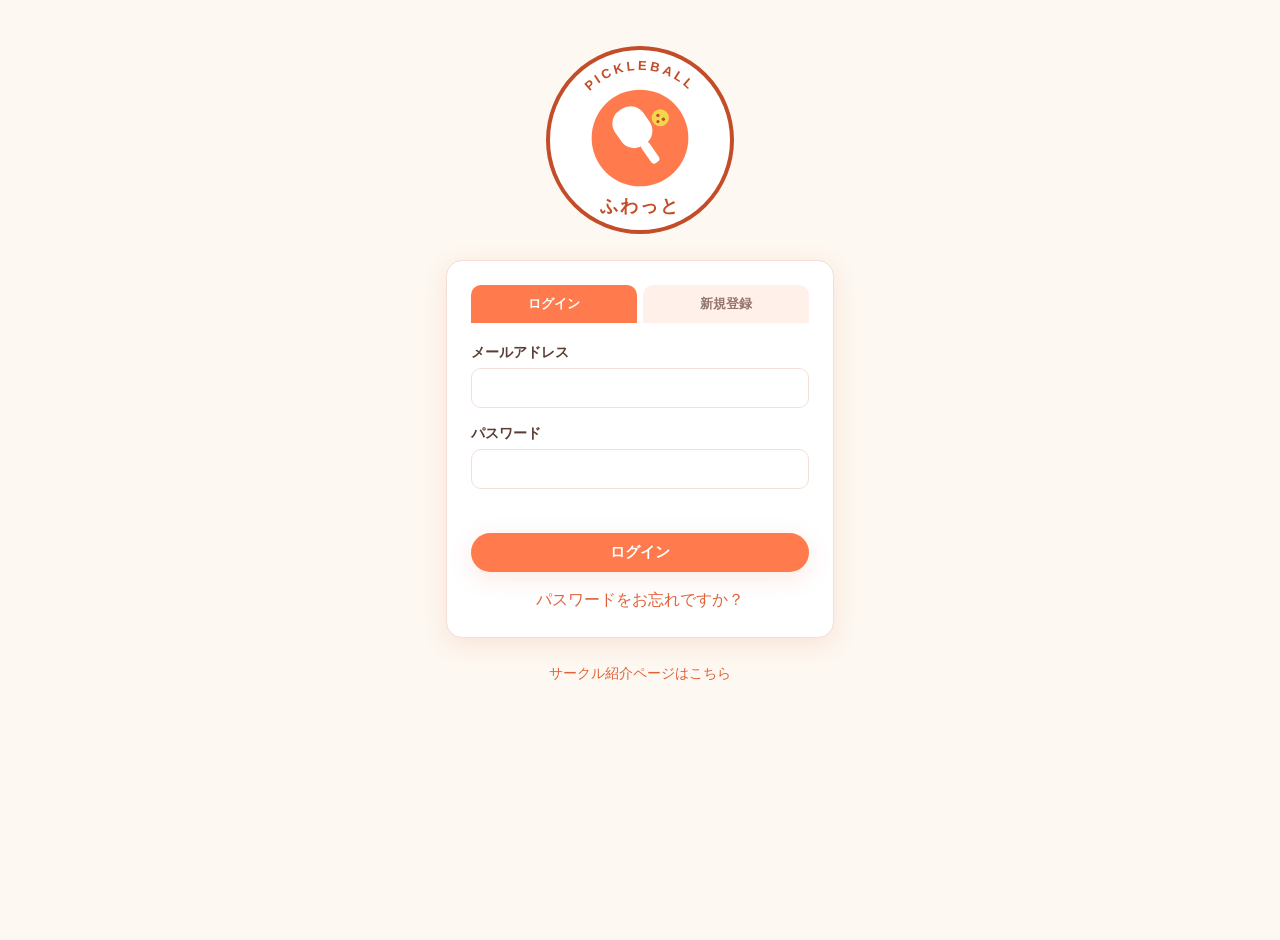
<file: index.html>
<!DOCTYPE html>
<html lang="ja">
<head>
<meta charset="UTF-8">
<meta name="viewport" content="width=device-width, initial-scale=1.0">
<title>ログイン｜ピックルボール メンバーサイト</title>
<link rel="icon" type="image/png" href="assets/icon-32.png">
<link rel="apple-touch-icon" href="assets/icon-180.png">
<link rel="manifest" href="manifest.json">
<meta name="theme-color" content="#ff7a4d">
<meta name="apple-mobile-web-app-capable" content="yes">
<meta name="mobile-web-app-capable" content="yes">
<meta name="apple-mobile-web-app-title" content="ピックルボール">
<link rel="stylesheet" href="css/style.css">
</head>
<body>

<div class="auth-wrap">
  <img class="auth-logo" src="assets/logo.svg" alt="ピックルボールサークル「ふわっと」">

  <div class="card">
    <div class="tabs">
      <button id="tab-login" class="active" type="button">ログイン</button>
      <button id="tab-signup" type="button">新規登録</button>
    </div>

    <!-- ログイン -->
    <form id="form-login">
      <div class="field">
        <label for="login-email">メールアドレス</label>
        <input id="login-email" type="email" required autocomplete="email">
      </div>
      <div class="field">
        <label for="login-pass">パスワード</label>
        <input id="login-pass" type="password" required autocomplete="current-password">
      </div>
      <p class="form-msg" id="login-msg"></p>
      <button class="btn btn-primary" style="width:100%" type="submit">ログイン</button>
      <p class="center mt"><a href="#" id="link-forgot">パスワードをお忘れですか？</a></p>
    </form>

    <!-- 新規登録 -->
    <form id="form-signup" class="hidden">
      <div class="field">
        <label for="su-name">お名前（ニックネーム可）</label>
        <input id="su-name" type="text" required maxlength="30">
      </div>
      <div class="field">
        <label for="su-email">メールアドレス</label>
        <input id="su-email" type="email" required autocomplete="email">
      </div>
      <div class="field">
        <label for="su-pass">パスワード（8文字以上）</label>
        <input id="su-pass" type="password" required minlength="8" autocomplete="new-password">
      </div>
      <div class="field">
        <label for="su-level">レベル</label>
        <select id="su-level" required>
          <option value="" selected disabled>選択してください</option>
          <option value="未経験">未経験</option>
          <option value="初級">初級</option>
          <option value="中級">中級</option>
          <option value="ラケット競技経験あり">ラケット競技経験あり（テニス・バドミントンなど）</option>
        </select>
      </div>
      <div class="field">
        <label for="su-paddle">マイパドル（ラケット）</label>
        <select id="su-paddle" required>
          <option value="" selected disabled>選択してください</option>
          <option value="true">持っている</option>
          <option value="false">持っていない（貸出希望）</option>
        </select>
      </div>
      <p class="form-msg" id="signup-msg"></p>
      <button class="btn btn-primary" style="width:100%" type="submit">登録する</button>
    </form>

    <!-- パスワード再設定メール -->
    <form id="form-forgot" class="hidden">
      <p class="muted" style="margin-bottom:12px">登録済みのメールアドレスを入力してください。パスワード再設定用のリンクをお送りします。</p>
      <div class="field">
        <label for="fg-email">メールアドレス</label>
        <input id="fg-email" type="email" required autocomplete="email">
      </div>
      <p class="form-msg" id="forgot-msg"></p>
      <button class="btn btn-primary" style="width:100%" type="submit">再設定メールを送る</button>
      <p class="center mt"><a href="#" id="link-back">ログインに戻る</a></p>
    </form>
  </div>

  <p class="center muted"><a href="https://degitail.github.io/pickleball/">サークル紹介ページはこちら</a></p>
</div>

<script type="module">
import { supa, currentProfile } from "./js/supa.js";

const $ = (id) => document.getElementById(id);
const forms = { login: $("form-login"), signup: $("form-signup"), forgot: $("form-forgot") };
const tabs = { login: $("tab-login"), signup: $("tab-signup") };

function show(name) {
  Object.entries(forms).forEach(([k, f]) => f.classList.toggle("hidden", k !== name));
  tabs.login.classList.toggle("active", name === "login");
  tabs.signup.classList.toggle("active", name === "signup");
}
tabs.login.onclick = () => show("login");
tabs.signup.onclick = () => show("signup");
$("link-forgot").onclick = (e) => { e.preventDefault(); show("forgot"); };
$("link-back").onclick = (e) => { e.preventDefault(); show("login"); };

function msg(id, text, ok = false) {
  const el = $(id);
  el.textContent = text;
  el.className = "form-msg " + (ok ? "ok" : "err");
}

forms.login.onsubmit = async (e) => {
  e.preventDefault();
  msg("login-msg", "");
  const { error } = await supa.auth.signInWithPassword({
    email: $("login-email").value.trim(),
    password: $("login-pass").value,
  });
  if (error) {
    msg("login-msg", error.message.includes("Invalid login")
      ? "メールアドレスまたはパスワードが違います"
      : "ログインできませんでした: " + error.message);
    return;
  }
  location.href = "app.html";
};

forms.signup.onsubmit = async (e) => {
  e.preventDefault();
  msg("signup-msg", "");
  const { error } = await supa.auth.signUp({
    email: $("su-email").value.trim(),
    password: $("su-pass").value,
    options: {
      emailRedirectTo: location.href.replace(/index\.html.*$/, "").replace(/\/?$/, "/") + "confirmed.html",
      data: {
        name: $("su-name").value.trim(),
        pb_level: $("su-level").value,
        has_paddle: $("su-paddle").value === "true",
      },
    },
  });
  if (error) {
    msg("signup-msg", error.message.includes("already registered")
      ? "このメールアドレスは登録済みです"
      : "登録できませんでした: " + error.message);
    return;
  }
  msg("signup-msg", "確認メールを送信しました。メール内のリンクを開いて登録を完了してください。", true);
  forms.signup.reset();
};

forms.forgot.onsubmit = async (e) => {
  e.preventDefault();
  msg("forgot-msg", "");
  const redirect = location.href.replace(/index\.html.*$/, "").replace(/\/?$/, "/") + "reset.html";
  const { error } = await supa.auth.resetPasswordForEmail($("fg-email").value.trim(), {
    redirectTo: redirect,
  });
  if (error) {
    msg("forgot-msg", "送信できませんでした: " + error.message);
    return;
  }
  msg("forgot-msg", "再設定メールを送信しました。メールをご確認ください。", true);
};

// ボタンをすべて有効化してから、ログイン状態を確認する
const existing = await currentProfile();
if (existing) location.replace("app.html");
</script>
</body>
</html>
</file>
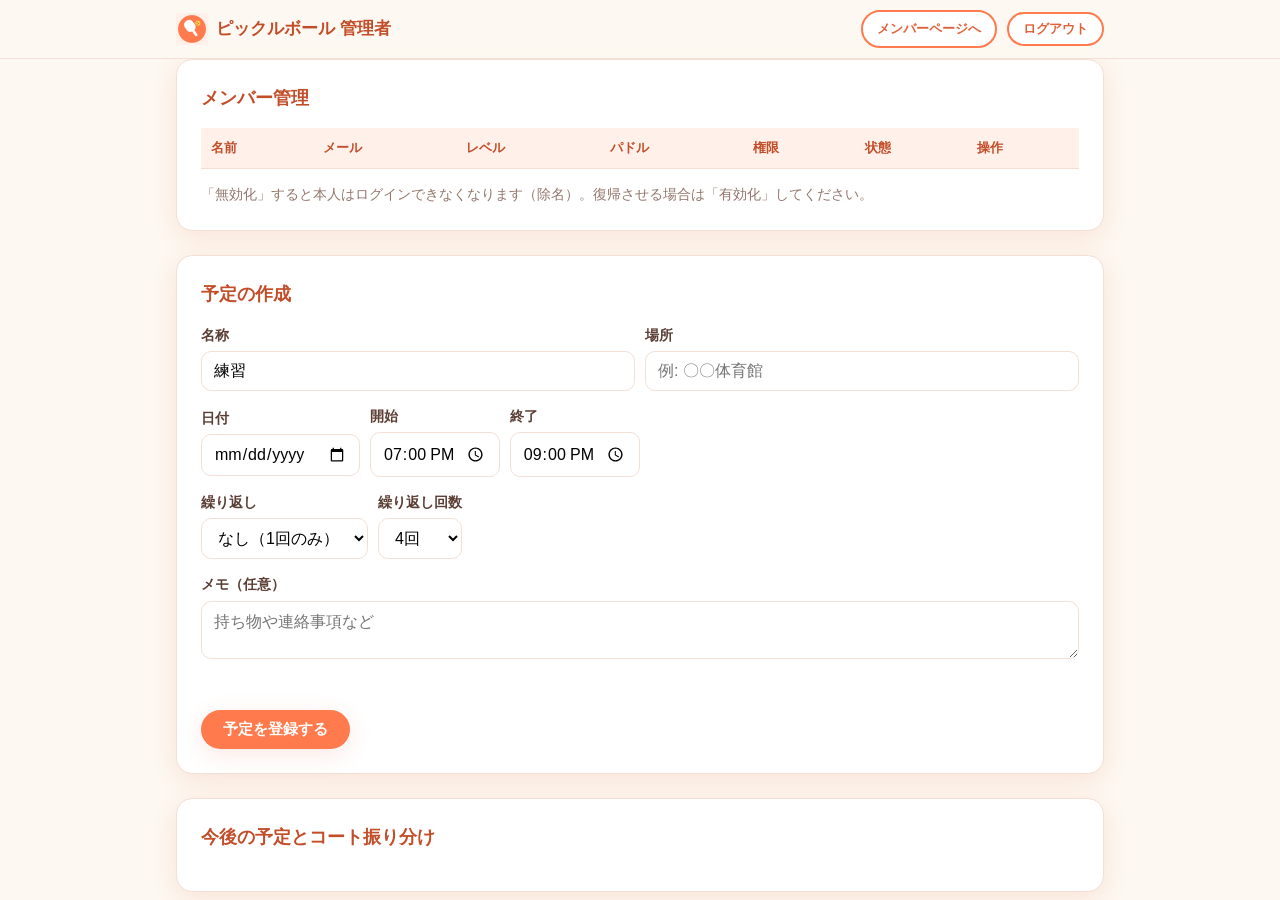
<file: admin.html>
<!DOCTYPE html>
<html lang="ja">
<head>
<meta charset="UTF-8">
<meta name="viewport" content="width=device-width, initial-scale=1.0">
<title>管理者ページ｜ピックルボール</title>
<link rel="apple-touch-icon" href="assets/icon-180.png">
<link rel="manifest" href="manifest.json">
<meta name="theme-color" content="#ff7a4d">
<meta name="apple-mobile-web-app-capable" content="yes">
<meta name="mobile-web-app-capable" content="yes">
<meta name="apple-mobile-web-app-title" content="ピックルボール">
<link rel="icon" type="image/png" href="assets/icon-32.png">
<link rel="stylesheet" href="css/style.css">
</head>
<body>

<header class="site-header">
  <div class="inner">
    <div class="brand"><img src="assets/icon-512.png" alt="">ピックルボール 管理者</div>
    <div class="header-actions">
      <a class="btn btn-outline btn-sm" href="app.html">メンバーページへ</a>
      <button class="btn btn-outline btn-sm" id="btn-logout" type="button">ログアウト</button>
    </div>
  </div>
</header>

<main class="wrap">
  <!-- メンバー管理 -->
  <div class="card">
    <h2>メンバー管理</h2>
    <div class="table-scroll">
      <table class="list" id="member-table">
        <thead>
          <tr><th>名前</th><th>メール</th><th>レベル</th><th>パドル</th><th>権限</th><th>状態</th><th>操作</th></tr>
        </thead>
        <tbody></tbody>
      </table>
    </div>
    <p class="muted mt">「無効化」すると本人はログインできなくなります（除名）。復帰させる場合は「有効化」してください。</p>
  </div>

  <!-- 予定作成 -->
  <div class="card">
    <h2>予定の作成</h2>
    <form id="form-event">
      <div class="row">
        <div class="field grow">
          <label for="ev-title">名称</label>
          <input id="ev-title" type="text" value="練習" required maxlength="40">
        </div>
        <div class="field grow">
          <label for="ev-location">場所</label>
          <input id="ev-location" type="text" placeholder="例: 〇〇体育館" maxlength="60">
        </div>
      </div>
      <div class="row">
        <div class="field">
          <label for="ev-date">日付</label>
          <input id="ev-date" type="date" required>
        </div>
        <div class="field">
          <label for="ev-start">開始</label>
          <input id="ev-start" type="time" value="19:00" required>
        </div>
        <div class="field">
          <label for="ev-end">終了</label>
          <input id="ev-end" type="time" value="21:00" required>
        </div>
      </div>
      <div class="row">
        <div class="field">
          <label for="ev-repeat">繰り返し</label>
          <select id="ev-repeat">
            <option value="none">なし（1回のみ）</option>
            <option value="weekly">毎週</option>
            <option value="biweekly">隔週</option>
          </select>
        </div>
        <div class="field">
          <label for="ev-repeat-count">繰り返し回数</label>
          <select id="ev-repeat-count">
            <option value="4">4回</option>
            <option value="8">8回</option>
            <option value="12">12回</option>
          </select>
        </div>
      </div>
      <div class="field">
        <label for="ev-note">メモ（任意）</label>
        <textarea id="ev-note" rows="2" placeholder="持ち物や連絡事項など"></textarea>
      </div>
      <p class="form-msg" id="event-msg"></p>
      <button class="btn btn-primary" type="submit">予定を登録する</button>
    </form>
  </div>

  <!-- 予定一覧・コート振り分け -->
  <div class="card">
    <h2>今後の予定とコート振り分け</h2>
    <div id="admin-ev-list"></div>
  </div>

  <!-- コート振り分けパネル -->
  <div class="card hidden" id="assign-panel">
    <h2 id="as-title"></h2>
    <button class="btn btn-outline btn-sm" id="btn-reload-assign" type="button">🔄 最新の状態に更新</button>
    <p id="as-participants" class="muted"></p>
    <div id="as-plist"></div>
    <div class="row mt" id="as-add-row">
      <select id="as-add-select" class="grow"></select>
      <button class="btn btn-primary btn-sm" id="btn-add-part" type="button">追加</button>
    </div>
    <div class="row">
      <div class="field">
        <label for="as-courts">使用コート数</label>
        <select id="as-courts">
          <option>1</option><option selected>2</option><option>3</option><option>4</option><option>5</option><option>6</option>
        </select>
      </div>
      <div class="field">
        <label for="as-rounds">ゲーム数（ローテーション回数）</label>
        <select id="as-rounds">
          <option>1</option><option>2</option><option selected>3</option><option>4</option><option>5</option><option>6</option>
          <option>7</option><option>8</option><option>9</option><option>10</option><option>11</option><option>12</option>
          <option>13</option><option>14</option><option>15</option><option>16</option><option>17</option><option>18</option>
          <option>19</option><option>20</option>
        </select>
      </div>
    </div>
    <p class="form-msg" id="as-msg"></p>
    <div class="row">
      <button class="btn btn-primary" id="btn-run-assign" type="button">自動振り分けを実行</button>
      <button class="btn btn-danger hidden" id="btn-clear-assign" type="button">振り分けを削除</button>
      <button class="btn btn-outline" id="btn-close-assign" type="button">閉じる</button>
    </div>
    <div id="as-result" class="mt"></div>
  </div>
</main>

<script type="module" src="js/admin.js"></script>
</body>
</html>
</file>
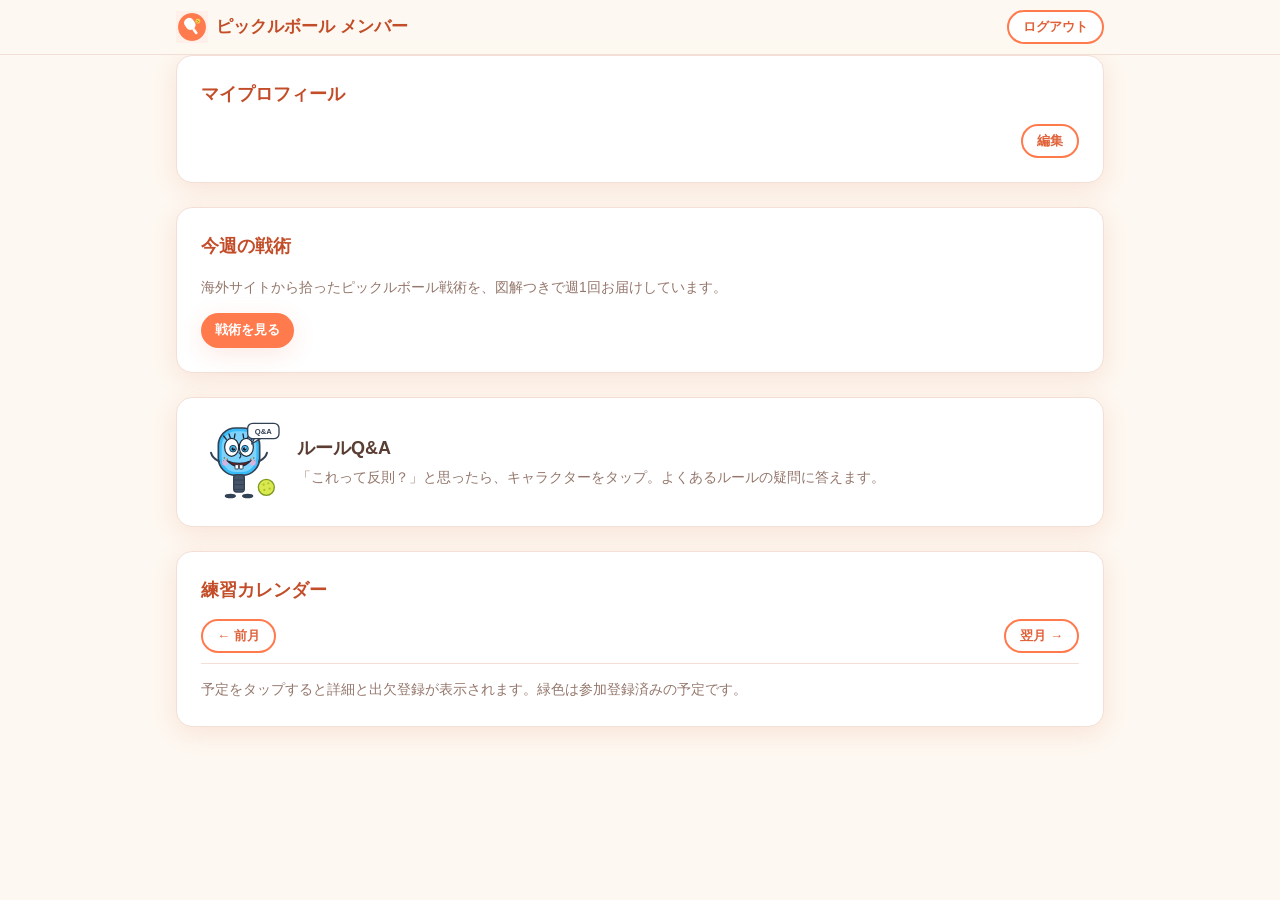
<file: app.html>
<!DOCTYPE html>
<html lang="ja">
<head>
<meta charset="UTF-8">
<meta name="viewport" content="width=device-width, initial-scale=1.0">
<title>メンバーページ｜ピックルボール</title>
<link rel="icon" type="image/png" href="assets/icon-32.png">
<link rel="apple-touch-icon" href="assets/icon-180.png">
<link rel="manifest" href="manifest.json">
<meta name="theme-color" content="#ff7a4d">
<meta name="apple-mobile-web-app-capable" content="yes">
<meta name="mobile-web-app-capable" content="yes">
<meta name="apple-mobile-web-app-title" content="ピックルボール">
<link rel="stylesheet" href="css/style.css">
</head>
<body>

<header class="site-header">
  <div class="inner">
    <div class="brand"><img src="assets/icon-512.png" alt="">ピックルボール メンバー</div>
    <div class="header-actions">
      <span class="who" id="who"></span>
      <a class="btn btn-outline btn-sm hidden" id="btn-admin" href="admin.html">管理者ページ</a>
      <button class="btn btn-outline btn-sm" id="btn-logout" type="button">ログアウト</button>
    </div>
  </div>
</header>

<main class="wrap">
  <!-- プロフィール -->
  <div class="card">
    <h2>マイプロフィール</h2>
    <div class="row">
      <div class="grow">
        <div><strong id="pf-name"></strong> <span id="pf-level" class="tag"></span> <span id="pf-role" class="tag tag-admin hidden">管理者</span></div>
        <div class="muted" id="pf-email"></div>
        <div class="muted" id="pf-paddle"></div>
        <div class="mt-s"><span id="pf-count" class="muted"></span> <span id="pf-badge" class="tag tag-badge"></span></div>
      </div>
      <button class="btn btn-outline btn-sm" id="btn-edit-profile" type="button">編集</button>
    </div>
    <form id="form-profile" class="hidden mt">
      <div class="field">
        <label for="ed-name">お名前</label>
        <input id="ed-name" type="text" required maxlength="30">
      </div>
      <div class="field">
        <label for="ed-level">レベル</label>
        <select id="ed-level" required>
          <option value="" disabled>選択してください</option>
          <option value="未経験">未経験</option>
          <option value="初級">初級</option>
          <option value="中級">中級</option>
          <option value="ラケット競技経験あり">ラケット競技経験あり（テニス・バドミントンなど）</option>
        </select>
      </div>
      <div class="field">
        <label for="ed-paddle">マイパドル（ラケット）</label>
        <select id="ed-paddle">
          <option value="">未回答</option>
          <option value="true">持っている</option>
          <option value="false">持っていない（貸出希望）</option>
        </select>
      </div>
      <p class="form-msg" id="profile-msg"></p>
      <div class="row">
        <button class="btn btn-primary btn-sm" type="submit">保存</button>
        <button class="btn btn-outline btn-sm" id="btn-cancel-profile" type="button">キャンセル</button>
      </div>
    </form>
  </div>

  <!-- 戦術 -->
  <div class="card">
    <h2>今週の戦術</h2>
    <p class="muted">海外サイトから拾ったピックルボール戦術を、図解つきで週1回お届けしています。</p>
    <p class="mt"><a class="btn btn-primary btn-sm" href="tactics.html">戦術を見る</a></p>
  </div>

  <!-- ルールQ&A -->
  <div class="card">
    <a href="qa.html" style="display:flex; gap:16px; align-items:center; text-decoration:none; color:inherit;">
      <img src="assets/qa/mascot.svg" alt="ルールQ&Aのマスコット" style="width:80px; height:80px; flex:none;">
      <span>
        <strong style="font-size:18px;">ルールQ&amp;A</strong><br>
        <span class="muted">「これって反則？」と思ったら、キャラクターをタップ。よくあるルールの疑問に答えます。</span>
      </span>
    </a>
  </div>

  <!-- カレンダー -->
  <div class="card">
    <h2>練習カレンダー</h2>
    <div class="cal-head">
      <button class="btn btn-outline btn-sm" id="cal-prev" type="button">← 前月</button>
      <span class="month" id="cal-month"></span>
      <button class="btn btn-outline btn-sm" id="cal-next" type="button">翌月 →</button>
    </div>
    <div class="cal-grid" id="cal-grid"></div>
    <p class="muted mt">予定をタップすると詳細と出欠登録が表示されます。緑色は参加登録済みの予定です。</p>
    <div id="ev-list"></div>
  </div>

  <!-- 予定詳細 -->
  <div class="card hidden" id="ev-detail">
    <h2 id="evd-title"></h2>
    <p id="evd-meta"></p>
    <p id="evd-note" class="muted"></p>
    <p class="mt"><strong>参加予定: <span id="evd-count">0</span>名</strong></p>
    <p class="form-msg" id="evd-msg"></p>
    <div class="row mt">
      <button class="btn btn-primary" id="btn-join" type="button">参加する</button>
      <button class="btn btn-danger hidden" id="btn-leave" type="button">参加を取り消す</button>
      <button class="btn btn-outline" id="btn-close-detail" type="button">閉じる</button>
    </div>
    <!-- コート割り -->
    <button class="btn btn-outline btn-sm mt" id="btn-reload-courts" type="button">🔄 コート割りを最新にする</button>
    <div id="evd-courts" class="hidden">
      <h3>コート割り</h3>
      <p id="evd-mynum"></p>
      <div id="evd-court-grid"></div>
    </div>
  </div>
</main>

<script type="module" src="js/app.js"></script>
</body>
</html>
</file>
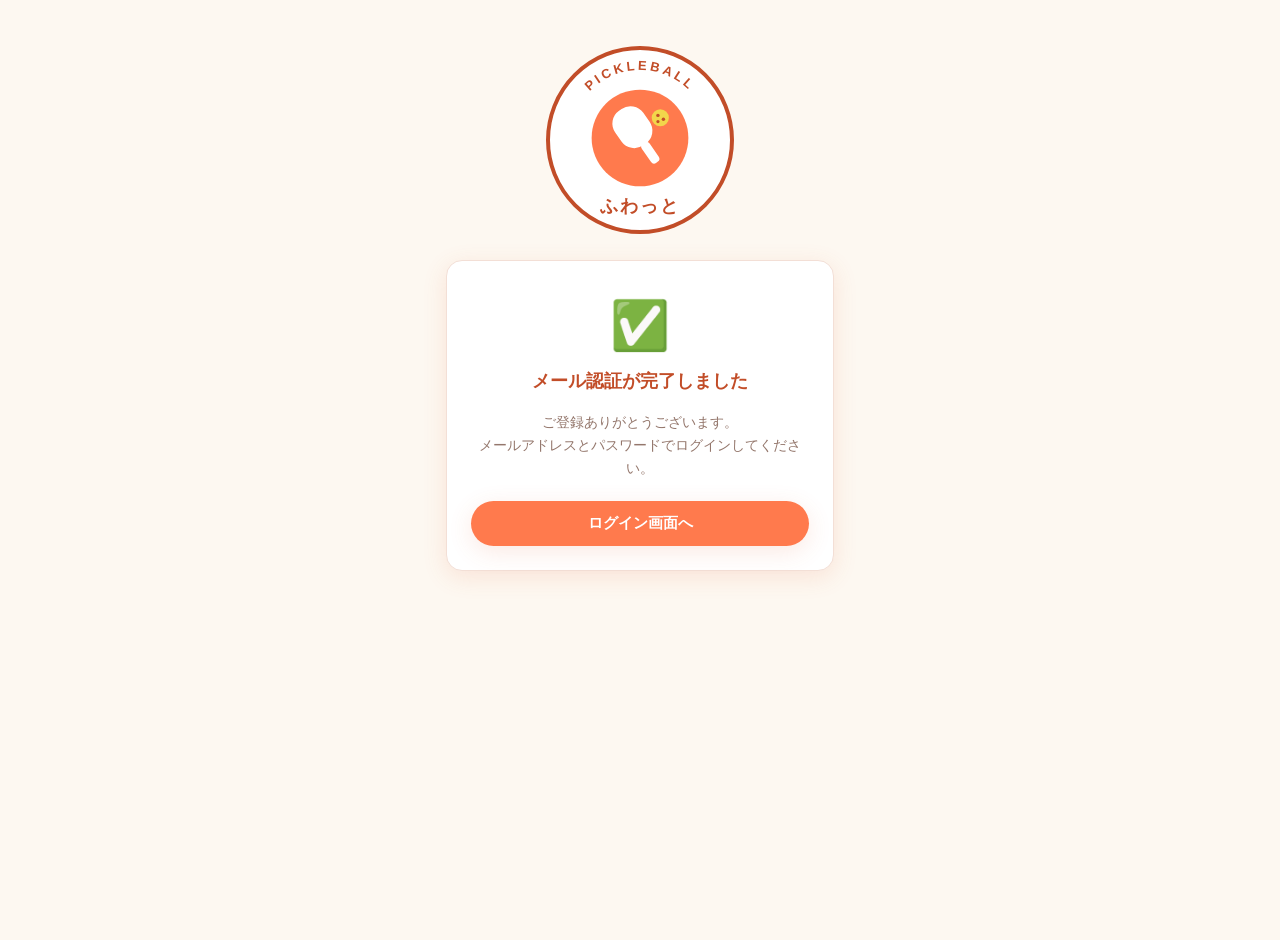
<file: confirmed.html>
<!DOCTYPE html>
<html lang="ja">
<head>
<meta charset="UTF-8">
<meta name="viewport" content="width=device-width, initial-scale=1.0">
<title>認証完了｜ピックルボール メンバーサイト</title>
<link rel="icon" type="image/png" href="assets/icon-32.png">
<link rel="stylesheet" href="css/style.css">
</head>
<body>

<div class="auth-wrap">
  <img class="auth-logo" src="assets/logo.svg" alt="ピックルボールサークル「ふわっと」">
  <div class="card center">
    <p style="font-size:3rem;margin:0">✅</p>
    <h2>メール認証が完了しました</h2>
    <p class="muted" style="margin:12px 0 20px">ご登録ありがとうございます。<br>メールアドレスとパスワードでログインしてください。</p>
    <a class="btn btn-primary" style="width:100%;display:block;box-sizing:border-box" href="index.html">ログイン画面へ</a>
  </div>
</div>

</body>
</html>
</file>
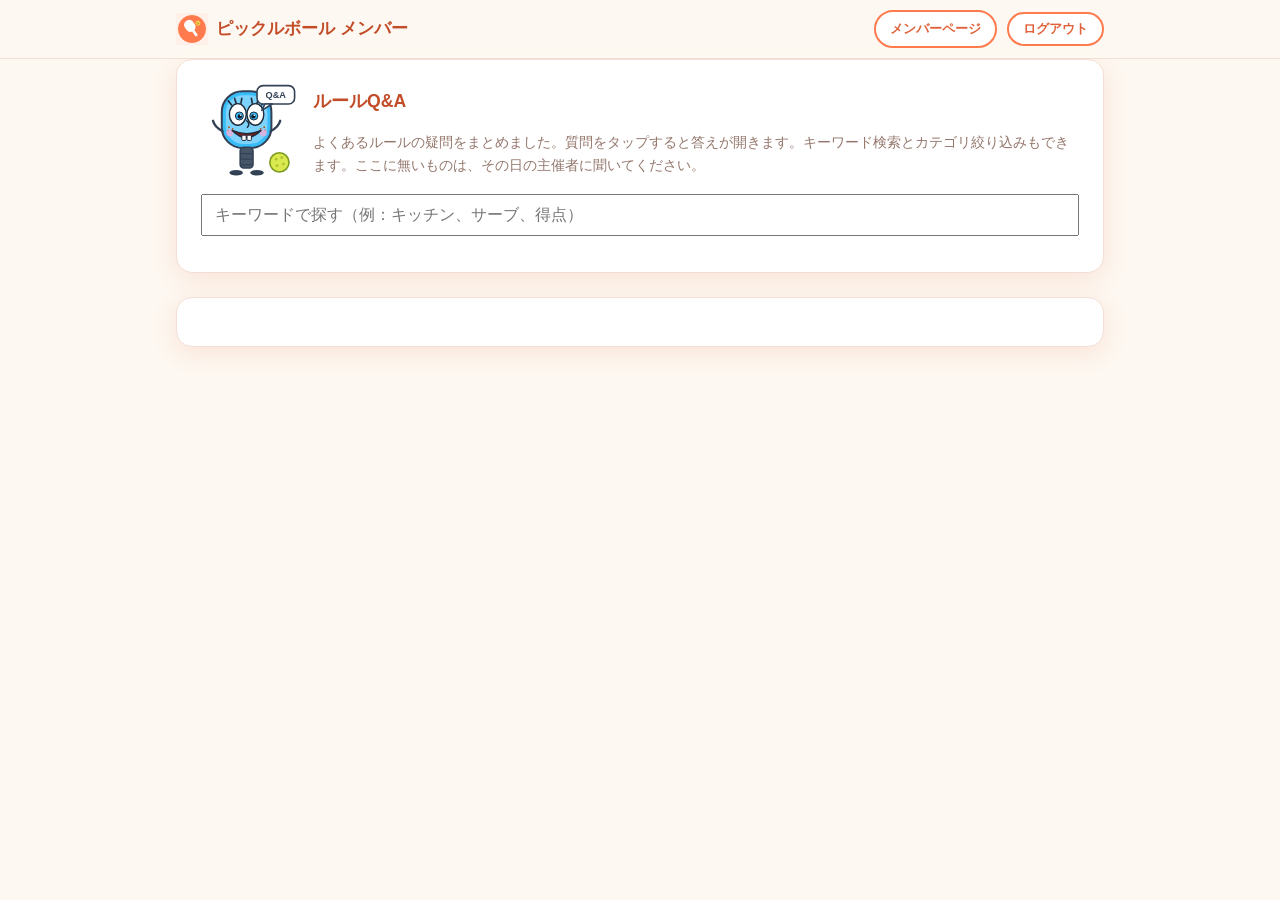
<file: qa.html>
<!DOCTYPE html>
<html lang="ja">
<head>
<meta charset="UTF-8">
<meta name="viewport" content="width=device-width, initial-scale=1.0">
<title>ルールQ&A｜ピックルボール</title>
<link rel="icon" type="image/png" href="assets/icon-32.png">
<link rel="apple-touch-icon" href="assets/icon-180.png">
<link rel="stylesheet" href="css/style.css">
<style>
  .qa-hero { display:flex; gap:16px; align-items:center; }
  .qa-hero img { width:96px; height:96px; flex:none; }
  .qa-search { width:100%; padding:10px 12px; font-size:16px; box-sizing:border-box; }
  .qa-cats { display:flex; flex-wrap:wrap; gap:8px; margin-top:12px; }
  .qa-cat { cursor:pointer; }
  .qa-cat.active { background:#334155; color:#fff; }
  .qa-item { border-top:1px solid #e5e7eb; padding:10px 0; }
  .qa-q { width:100%; text-align:left; background:none; border:none; font-size:16px; font-weight:bold; cursor:pointer; padding:6px 0; }
  .qa-a { padding:4px 0 8px; }
  .qa-empty { padding:16px 0; }
</style>
</head>
<body>

<header class="site-header">
  <div class="inner">
    <div class="brand"><img src="assets/icon-512.png" alt="">ピックルボール メンバー</div>
    <div class="header-actions">
      <span class="who" id="who"></span>
      <a class="btn btn-outline btn-sm" href="app.html">メンバーページ</a>
      <button class="btn btn-outline btn-sm" id="btn-logout" type="button">ログアウト</button>
    </div>
  </div>
</header>

<main class="wrap">
  <div class="card">
    <div class="qa-hero">
      <img src="assets/qa/mascot.svg" alt="ルールQ&Aのマスコット">
      <div>
        <h2>ルールQ&amp;A</h2>
        <p class="muted">よくあるルールの疑問をまとめました。質問をタップすると答えが開きます。キーワード検索とカテゴリ絞り込みもできます。ここに無いものは、その日の主催者に聞いてください。</p>
      </div>
    </div>
    <div class="mt">
      <input class="qa-search" id="qa-search" type="search" placeholder="キーワードで探す（例：キッチン、サーブ、得点）">
    </div>
    <div class="qa-cats" id="qa-cats"></div>
  </div>
  <div class="card">
    <div id="qa-list"></div>
    <p class="muted qa-empty hidden" id="qa-empty">見つかりませんでした。言葉を変えて探すか、主催者に確認してください。</p>
  </div>
</main>

<script type="module" src="js/qa.js"></script>
</body>
</html>
</file>
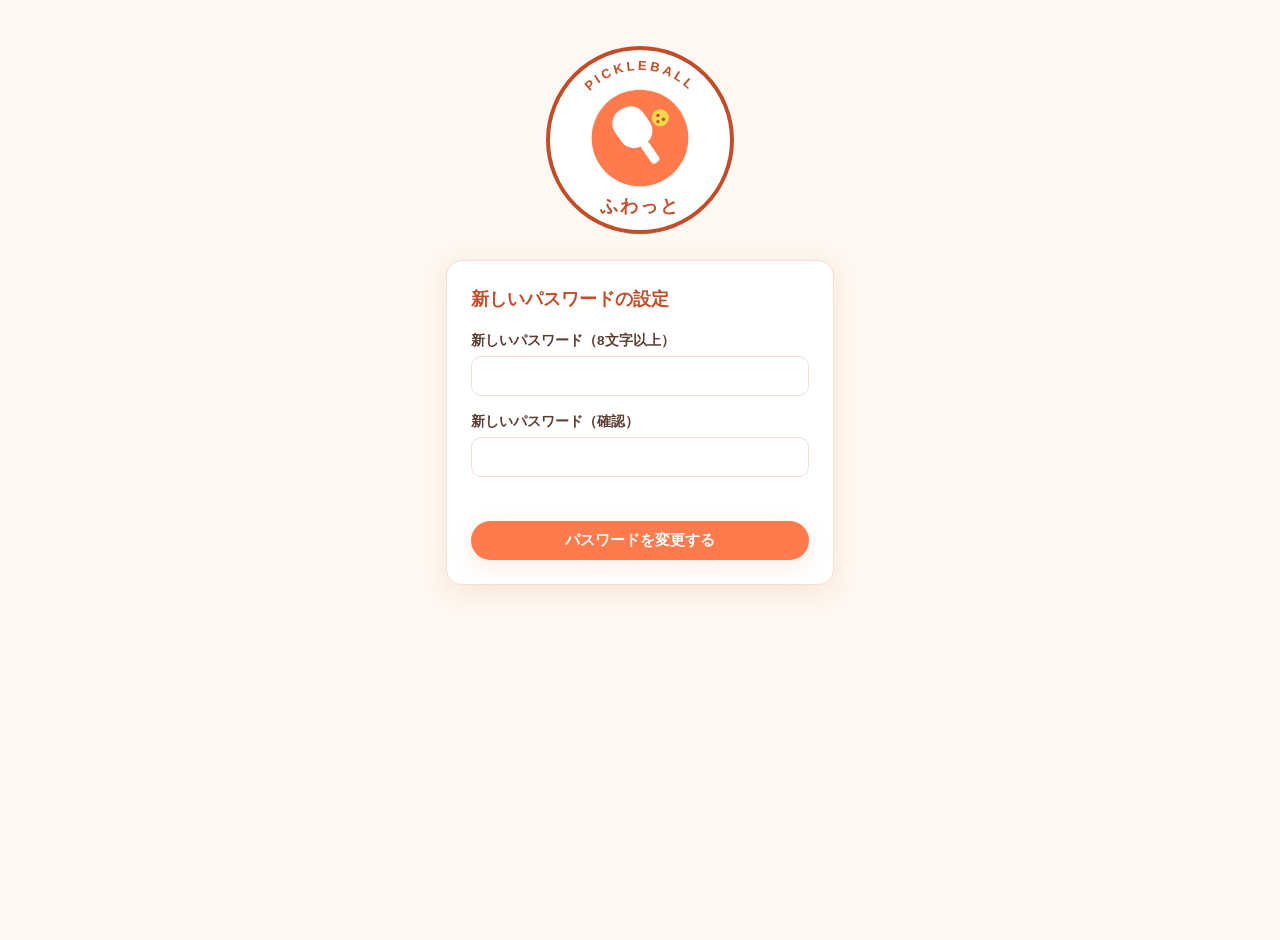
<file: reset.html>
<!DOCTYPE html>
<html lang="ja">
<head>
<meta charset="UTF-8">
<meta name="viewport" content="width=device-width, initial-scale=1.0">
<title>パスワード再設定｜ピックルボール メンバーサイト</title>
<link rel="icon" type="image/png" href="assets/icon-32.png">
<link rel="stylesheet" href="css/style.css">
</head>
<body>

<div class="auth-wrap">
  <img class="auth-logo" src="assets/logo.svg" alt="ピックルボールサークル「ふわっと」">

  <div class="card">
    <h2>新しいパスワードの設定</h2>
    <form id="form-reset">
      <div class="field">
        <label for="rs-pass">新しいパスワード（8文字以上）</label>
        <input id="rs-pass" type="password" required minlength="8" autocomplete="new-password">
      </div>
      <div class="field">
        <label for="rs-pass2">新しいパスワード（確認）</label>
        <input id="rs-pass2" type="password" required minlength="8" autocomplete="new-password">
      </div>
      <p class="form-msg" id="reset-msg"></p>
      <button class="btn btn-primary" style="width:100%" type="submit">パスワードを変更する</button>
    </form>
  </div>
</div>

<script type="module">
import { supa } from "./js/supa.js";

const $ = (id) => document.getElementById(id);
function msg(text, ok = false) {
  const el = $("reset-msg");
  el.textContent = text;
  el.className = "form-msg " + (ok ? "ok" : "err");
}

// メールのリンクから来るとURLにトークンが付与され、セッションが確立される
let ready = false;
supa.auth.onAuthStateChange((event) => {
  if (event === "PASSWORD_RECOVERY" || event === "SIGNED_IN") ready = true;
});
const { data: { session } } = await supa.auth.getSession();
if (session) ready = true;

$("form-reset").onsubmit = async (e) => {
  e.preventDefault();
  if ($("rs-pass").value !== $("rs-pass2").value) {
    msg("パスワードが一致しません");
    return;
  }
  if (!ready) {
    msg("リンクの有効期限が切れている可能性があります。もう一度再設定メールを送ってください。");
    return;
  }
  const { error } = await supa.auth.updateUser({ password: $("rs-pass").value });
  if (error) {
    msg("変更できませんでした: " + error.message);
    return;
  }
  msg("パスワードを変更しました。メンバーページへ移動します…", true);
  setTimeout(() => location.href = "app.html", 1200);
};
</script>
</body>
</html>
</file>
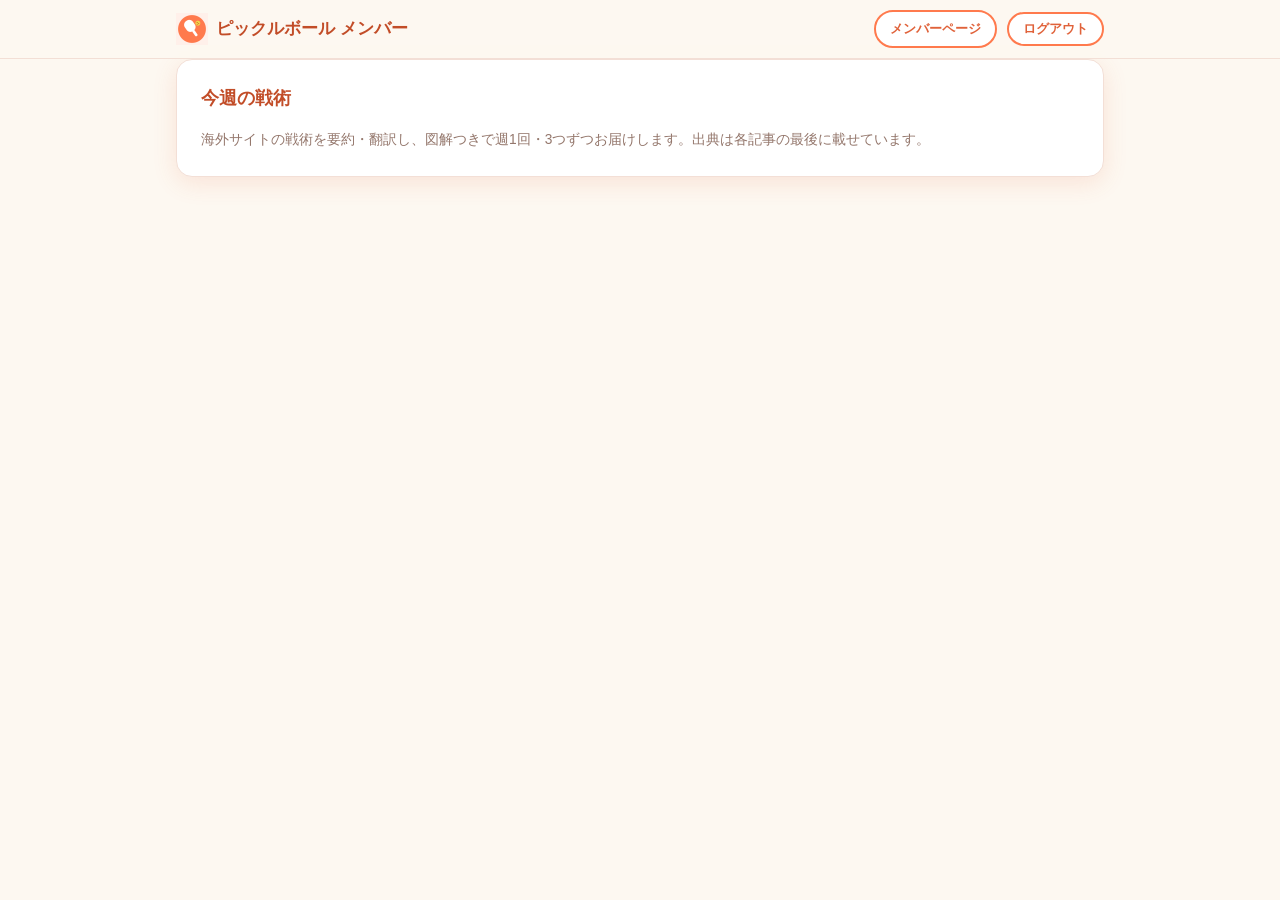
<file: tactics.html>
<!DOCTYPE html>
<html lang="ja">
<head>
<meta charset="UTF-8">
<meta name="viewport" content="width=device-width, initial-scale=1.0">
<title>今週の戦術｜ピックルボール</title>
<link rel="icon" type="image/png" href="assets/icon-32.png">
<link rel="apple-touch-icon" href="assets/icon-180.png">
<link rel="manifest" href="manifest.json">
<meta name="theme-color" content="#ff7a4d">
<meta name="apple-mobile-web-app-capable" content="yes">
<meta name="mobile-web-app-capable" content="yes">
<meta name="apple-mobile-web-app-title" content="ピックルボール">
<link rel="stylesheet" href="css/style.css">
</head>
<body>

<header class="site-header">
  <div class="inner">
    <div class="brand"><img src="assets/icon-512.png" alt="">ピックルボール メンバー</div>
    <div class="header-actions">
      <span class="who" id="who"></span>
      <a class="btn btn-outline btn-sm" href="app.html">メンバーページ</a>
      <button class="btn btn-outline btn-sm" id="btn-logout" type="button">ログアウト</button>
    </div>
  </div>
</header>

<main class="wrap">
  <div class="card">
    <h2>今週の戦術</h2>
    <p class="muted">海外サイトの戦術を要約・翻訳し、図解つきで週1回・3つずつお届けします。出典は各記事の最後に載せています。</p>
  </div>
  <div id="tactics-list"></div>
</main>

<script type="module" src="js/tactics.js"></script>
</body>
</html>
</file>
<file: css/style.css>
:root {
  --cream: #fdf8f1;
  --mint: #ff7a4d;
  --mint-dark: #e0623a;
  --mint-deep: #c24d28;
  --mint-pale: #fff0ea;
  --sky: #a8d5ee;
  --sun: #f2ecb6;
  --ink: #5a3d33;
  --ink-soft: #94776c;
  --line: #f3dfd6;
  --white: #ffffff;
  --danger: #b83a3a;
  --shadow: 0 6px 24px rgba(224, 98, 58, 0.14);
}

* { box-sizing: border-box; margin: 0; padding: 0; }

body {
  font-family: "Hiragino Maru Gothic ProN", "Hiragino Kaku Gothic ProN", "Yu Gothic", "Meiryo", sans-serif;
  background: var(--cream);
  color: var(--ink);
  line-height: 1.7;
  min-height: 100vh;
}

a { color: var(--mint-dark); text-decoration: none; }
img { max-width: 100%; }
button { font-family: inherit; cursor: pointer; }
input, select, textarea { font-family: inherit; font-size: 1rem; }

.wrap { max-width: 960px; margin: 0 auto; padding: 0 16px; }

/* ---------- header ---------- */
.site-header {
  position: sticky; top: 0; z-index: 50;
  background: rgba(253, 248, 241, 0.94);
  backdrop-filter: blur(6px);
  border-bottom: 1px solid var(--line);
}
.site-header .inner {
  max-width: 960px; margin: 0 auto; padding: 10px 16px;
  display: flex; align-items: center; justify-content: space-between; gap: 12px;
}
.brand { display: flex; align-items: center; gap: 8px; font-weight: 700; color: var(--mint-deep); font-size: 1.05rem; }
.brand img { width: 32px; height: 32px; }
.header-actions { display: flex; align-items: center; gap: 10px; flex-wrap: wrap; }
.header-actions .who { font-size: 0.82rem; color: var(--ink-soft); }

/* ---------- buttons ---------- */
.btn {
  display: inline-block; border: none; border-radius: 999px;
  padding: 10px 22px; font-weight: 700; font-size: 0.92rem;
  transition: transform 0.15s, box-shadow 0.15s, background 0.15s;
}
.btn:disabled { opacity: 0.5; cursor: not-allowed; }
.btn-primary { background: var(--mint); color: var(--white); box-shadow: var(--shadow); }
.btn-primary:hover:not(:disabled) { background: var(--mint-dark); transform: translateY(-1px); }
.btn-outline { background: var(--white); color: var(--mint-dark); border: 2px solid var(--mint); }
.btn-outline:hover:not(:disabled) { background: var(--mint-pale); }
.btn-danger { background: var(--white); color: var(--danger); border: 2px solid var(--danger); }
.btn-danger:hover:not(:disabled) { background: #fdf0ef; }
.btn-sm { padding: 6px 14px; font-size: 0.82rem; }

/* ---------- cards / sections ---------- */
main { padding: 28px 0 64px; }
.card {
  background: var(--white); border: 1px solid var(--line);
  border-radius: 16px; box-shadow: var(--shadow);
  padding: 24px; margin-bottom: 24px;
}
.card h2 { font-size: 1.1rem; color: var(--mint-deep); margin-bottom: 14px; }
.card h3 { font-size: 0.98rem; color: var(--mint-deep); margin: 14px 0 8px; }
.muted { color: var(--ink-soft); font-size: 0.86rem; }

/* ---------- auth ---------- */
.auth-wrap { max-width: 420px; margin: 40px auto; padding: 0 16px; }
.auth-logo { width: 200px; margin: 0 auto 20px; display: block; }
.tabs { display: flex; gap: 6px; margin-bottom: 18px; }
.tabs button {
  flex: 1; padding: 10px; border: none; border-radius: 10px 10px 0 0;
  background: var(--mint-pale); color: var(--ink-soft); font-weight: 700;
}
.tabs button.active { background: var(--mint); color: var(--white); }

.field { margin-bottom: 14px; }
.field label { display: block; font-size: 0.85rem; font-weight: 700; margin-bottom: 4px; color: var(--ink); }
.field input, .field select, .field textarea {
  width: 100%; padding: 10px 12px; border: 1.5px solid var(--line);
  border-radius: 10px; background: var(--white);
}
.field input:focus, .field select:focus, .field textarea:focus {
  outline: 2px solid var(--mint); border-color: transparent;
}
.form-msg { margin: 10px 0; font-size: 0.88rem; min-height: 1.4em; }
.form-msg.ok { color: var(--mint-deep); }
.form-msg.err { color: var(--danger); }

/* ---------- level tags ---------- */
.tag {
  display: inline-block; padding: 2px 12px; border-radius: 999px;
  font-size: 0.78rem; font-weight: 700; color: var(--white);
}
.tag-未経験 { background: #b8ceca; }
.tag-初級 { background: var(--mint); }
.tag-ラケット競技経験あり { background: #8e7cc3; }
.tag-未設定 { background: #c9bdb7; }
.tag-未経験者 { background: #b8ceca; }
.tag-初心者 { background: var(--mint); }
.tag-中級 { background: #5aa9d6; }
.tag-中上級 { background: #8e7cc3; }
.tag-admin { background: #e8a13c; }
.tag-badge { background: #e8a13c; }
.tag-badge:empty { display: none; }
.mt-s { margin-top: 6px; }
.handicap {
  display: block; margin-top: 6px; padding: 3px 6px; border-radius: 8px;
  background: #fff3d6; color: #8a5a00; border: 1.5px solid #e8a13c;
  font-size: 0.72rem; font-weight: 700; line-height: 1.3;
}

/* ---------- calendar ---------- */
.cal-head { display: flex; align-items: center; justify-content: space-between; margin-bottom: 10px; }
.cal-head .month { font-weight: 800; font-size: 1.1rem; color: var(--mint-deep); }
.cal-grid {
  display: grid; grid-template-columns: repeat(7, 1fr);
  border-top: 1px solid var(--line); border-left: 1px solid var(--line);
  border-radius: 8px; overflow: hidden;
}
.cal-cell {
  min-height: 64px; padding: 4px 6px; font-size: 0.8rem;
  border-right: 1px solid var(--line); border-bottom: 1px solid var(--line);
  background: var(--white); position: relative;
}
.cal-cell.dow { min-height: auto; text-align: center; font-weight: 700; background: var(--mint-pale); color: var(--mint-deep); }
.cal-cell.other { background: #faf7f2; color: #c5bfb5; }
.cal-cell.today .daynum { background: var(--mint); color: var(--white); border-radius: 999px; }
.daynum { display: inline-block; min-width: 22px; text-align: center; }
.cal-ev {
  display: block; margin-top: 2px; padding: 1px 6px; border-radius: 6px;
  background: var(--mint-pale); color: var(--mint-deep);
  font-size: 0.72rem; font-weight: 700; white-space: nowrap; overflow: hidden; text-overflow: ellipsis;
  border: none; width: 100%; text-align: left;
}
.cal-ev.joined { background: var(--mint); color: var(--white); }

/* ---------- event list / detail ---------- */
.ev-item {
  display: flex; align-items: center; justify-content: space-between; gap: 12px;
  padding: 12px 0; border-bottom: 1px solid var(--line); flex-wrap: wrap;
}
.ev-item:last-child { border-bottom: none; }
.ev-when { font-weight: 800; color: var(--mint-deep); min-width: 9em; }
.ev-title { font-weight: 700; }
.ev-meta { font-size: 0.82rem; color: var(--ink-soft); }

/* ---------- court view ---------- */
.court-grid { display: grid; grid-template-columns: repeat(auto-fill, minmax(200px, 1fr)); gap: 14px; margin-top: 10px; }
.court {
  border: 2px solid var(--mint); border-radius: 12px; overflow: hidden; background: var(--mint-pale);
}
.court .court-name { background: var(--mint); color: var(--white); text-align: center; font-weight: 800; font-size: 0.85rem; padding: 3px; }
.court .pairs { display: grid; grid-template-columns: 1fr 1fr; }
.court .pair { padding: 10px 6px; text-align: center; }
.court .pair + .pair { border-left: 2px dashed var(--mint); }
.court .p-num {
  display: inline-block; margin: 2px; min-width: 34px; padding: 4px 6px;
  background: var(--white); border-radius: 8px; font-weight: 800; color: var(--ink);
  border: 1.5px solid var(--line);
}
.p-num.me {
  display: inline-block; margin: 2px; min-width: 34px; padding: 4px 8px; border-radius: 8px;
  background: var(--mint-dark); color: var(--white); border: 1.5px solid var(--mint-dark);
  font-size: 1.25em; font-weight: 800; box-shadow: 0 0 0 3px var(--mint-pale);
}
.court .p-num.me { background: var(--mint-dark); color: var(--white); border-color: var(--mint-dark); }
.my-num {
  display: flex; align-items: baseline; justify-content: center; gap: 8px;
  margin: 8px 0 14px; padding: 10px 16px; border-radius: 14px;
  background: var(--mint-dark); color: var(--white); font-weight: 800;
}
.my-num strong { font-size: 3.2rem; line-height: 1; font-variant-numeric: tabular-nums; }
.rest-row { margin-top: 10px; font-size: 0.88rem; }

/* ---------- tables ---------- */
.table-scroll { overflow-x: auto; }
table.list { width: 100%; border-collapse: collapse; font-size: 0.9rem; }
table.list th, table.list td { padding: 9px 10px; text-align: left; border-bottom: 1px solid var(--line); white-space: nowrap; }
table.list th { background: var(--mint-pale); color: var(--mint-deep); font-size: 0.8rem; }

/* ---------- price card ---------- */
.price-card { display: flex; align-items: baseline; gap: 10px; flex-wrap: wrap; }
.price-big { font-size: 2rem; font-weight: 800; color: var(--mint-deep); font-variant-numeric: tabular-nums; }

/* ---------- misc ---------- */
.row { display: flex; gap: 10px; flex-wrap: wrap; align-items: center; }
.grow { flex: 1; }
.hidden { display: none !important; }
.center { text-align: center; }
.mt { margin-top: 14px; }

@media (max-width: 560px) {
  .cal-cell { min-height: 52px; }
  .ev-when { min-width: auto; }
}

.auth-logo-text { text-align: center; color: var(--mint-deep); font-size: 2rem; font-weight: 800; margin: 0 0 20px; letter-spacing: 0.04em; }
.plist-row { display: flex; align-items: center; gap: 8px; padding: 8px 0; border-bottom: 1px solid var(--line); }
.plist-row .grow { min-width: 0; overflow-wrap: anywhere; }
#as-add-select { padding: 8px; border: 1px solid var(--line); border-radius: 8px; min-width: 0; }
.round-done { opacity: 0.4; filter: grayscale(1); }
.round-sec h3 .btn { margin-left: 8px; vertical-align: middle; }
</file>
